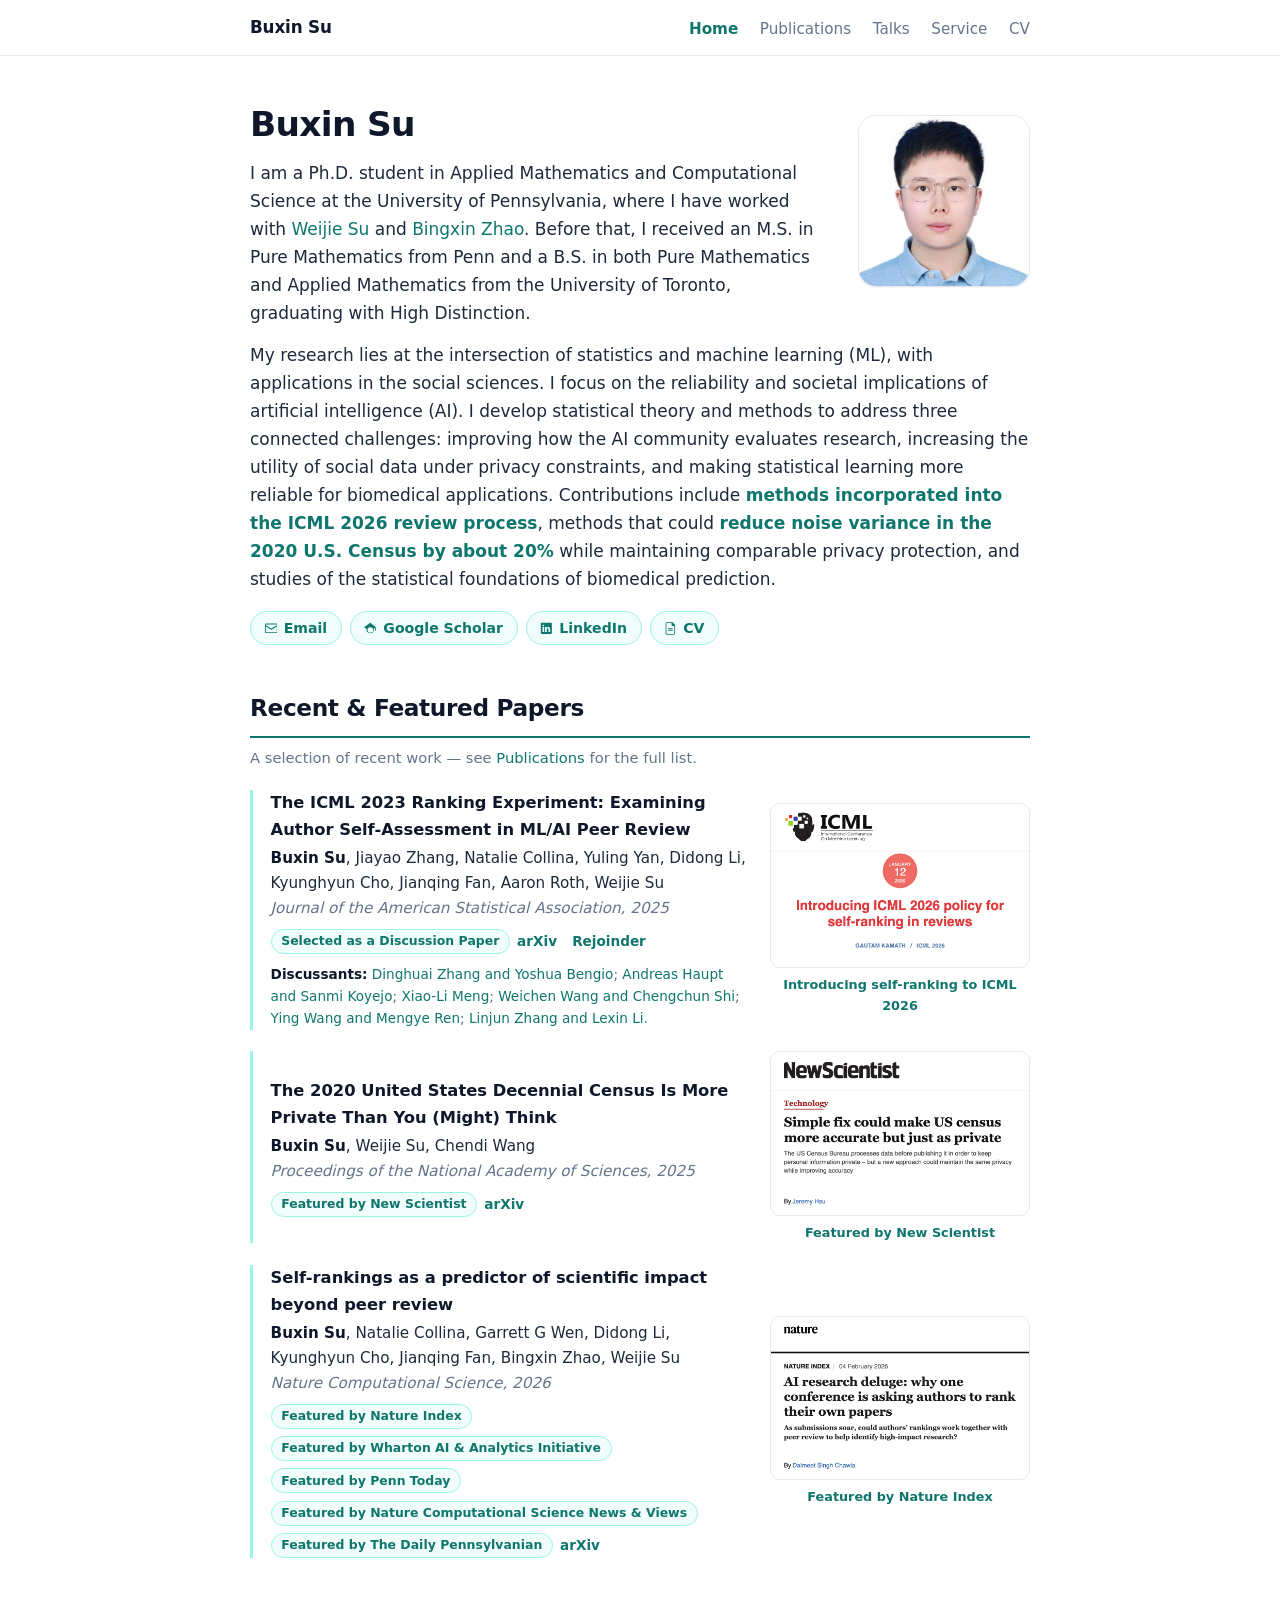
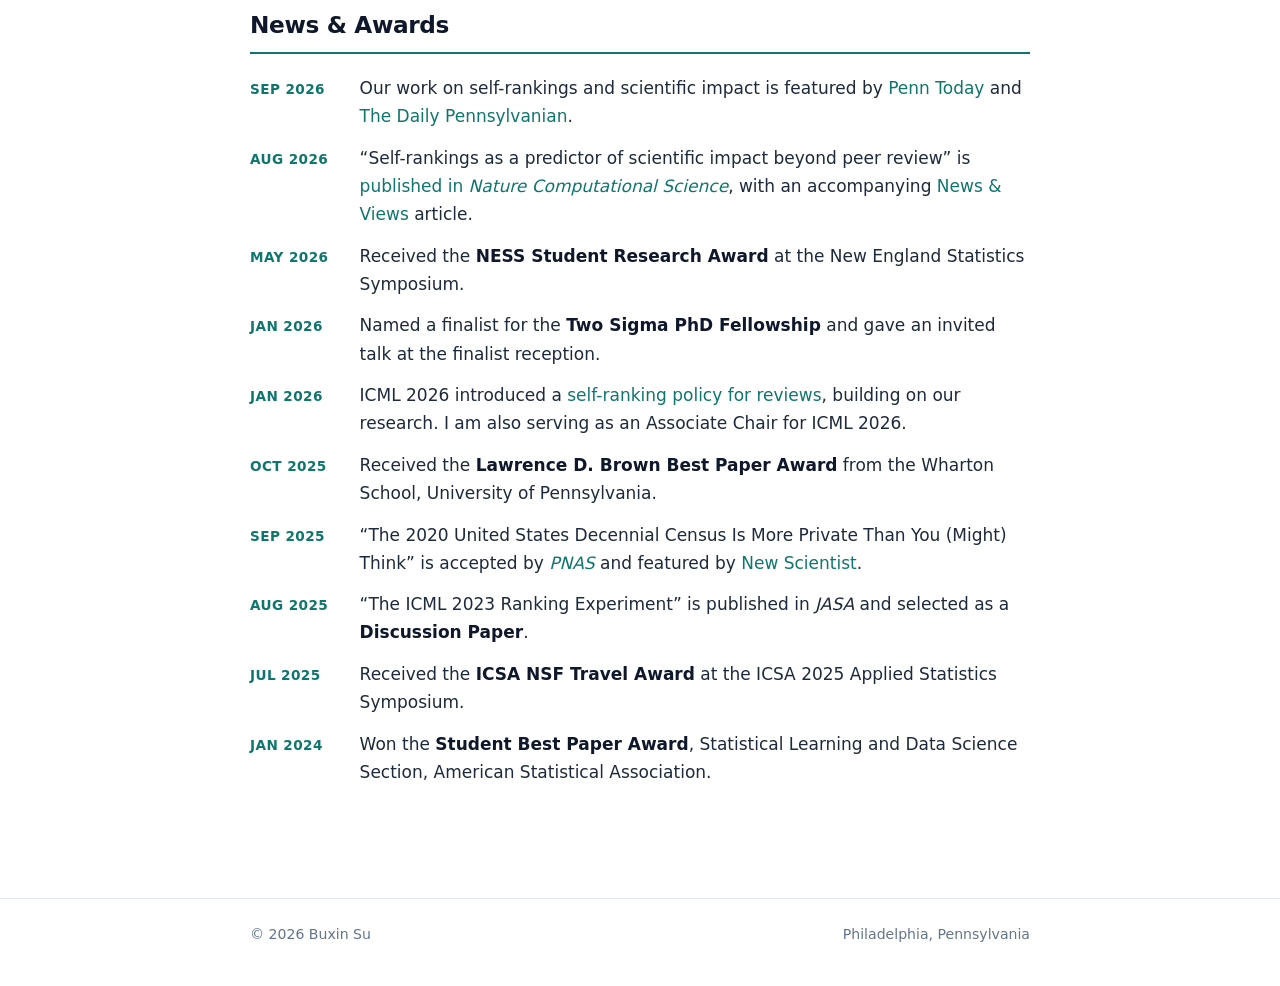
<file: index.html>
<!DOCTYPE html>
<html lang="en">
<head>
  <meta charset="utf-8">
  <meta name="viewport" content="width=device-width, initial-scale=1">
  <title>Buxin Su</title>
  <meta name="description" content="Buxin Su — Ph.D. student at the University of Pennsylvania. Statistics, machine learning, and the social sciences: AI research evaluation, privacy, and biomedical prediction.">
  <link rel="canonical" href="https://buxinsu.github.io/">
  <meta property="og:type" content="profile">
  <meta property="og:site_name" content="Buxin Su">
  <meta property="og:title" content="Buxin Su">
  <meta property="og:description" content="Ph.D. student at the University of Pennsylvania. Statistics, machine learning, and the social sciences: AI research evaluation, privacy, and biomedical prediction.">
  <meta property="og:url" content="https://buxinsu.github.io/">
  <meta property="og:image" content="https://buxinsu.github.io/assets/buxin-su.jpg">
  <meta name="twitter:card" content="summary">
  <script type="application/ld+json">
  {
    "@context": "https://schema.org",
    "@type": "Person",
    "name": "Buxin Su",
    "url": "https://buxinsu.github.io/",
    "image": "https://buxinsu.github.io/assets/buxin-su.jpg",
    "email": "mailto:subuxin@sas.upenn.edu",
    "jobTitle": "Ph.D. Student in Applied Mathematics and Computational Science",
    "description": "Ph.D. student in Applied Mathematics and Computational Science at the University of Pennsylvania, developing statistical theory and methods for AI research evaluation, social data under privacy constraints, and reliable biomedical prediction.",
    "affiliation": {
      "@type": "CollegeOrUniversity",
      "name": "University of Pennsylvania",
      "url": "https://www.upenn.edu/"
    },
    "alumniOf": [
      {
        "@type": "CollegeOrUniversity",
        "name": "University of Pennsylvania",
        "url": "https://www.upenn.edu/"
      },
      {
        "@type": "CollegeOrUniversity",
        "name": "University of Toronto",
        "url": "https://www.utoronto.ca/"
      }
    ],
    "knowsAbout": [
      "Differential privacy",
      "Trustworthy machine learning",
      "Peer review",
      "Statistics",
      "Applied mathematics"
    ],
    "sameAs": [
      "https://scholar.google.com/citations?user=IqQt3BwAAAAJ",
      "https://www.linkedin.com/in/buxin-su-1b2868304/",
      "https://github.com/BuxinSu"
    ]
  }
  </script>
  <!-- Google tag (gtag.js) -->
  <script async src="https://www.googletagmanager.com/gtag/js?id=G-94PM8R1F4N"></script>
  <script>
    window.dataLayer = window.dataLayer || [];
    function gtag(){dataLayer.push(arguments);}
    gtag('js', new Date());
    gtag('config', 'G-94PM8R1F4N');
  </script>
  <link rel="icon" type="image/svg+xml" href="assets/favicon.svg">
  <link rel="icon" type="image/png" sizes="32x32" href="assets/favicon-32.png">
  <link rel="apple-touch-icon" href="assets/apple-touch-icon.png">
  <link rel="stylesheet" href="assets/style.css">
</head>
<body>

<nav class="site-nav">
  <div class="container">
    <a class="brand" href="index.html">Buxin Su</a>
    <ul>
      <li><a class="active" href="index.html">Home</a></li>
      <li><a href="publications.html">Publications</a></li>
      <li><a href="talks.html">Talks</a></li>
      <li><a href="service.html">Service</a></li>
      <li><a href="assets/Buxin_Su_CV.pdf">CV</a></li>
    </ul>
  </div>
</nav>

<main class="container">

  <div class="hero">
    <div class="hero-text">
      <h1>Buxin Su</h1>
      <div class="bio">
        <p>
          I am a Ph.D. student in Applied Mathematics and Computational Science at the
          University of Pennsylvania, where I have worked with
          <a href="https://weijie-su.com/">Weijie Su</a> and <a href="https://www.bingxinzhao.com">Bingxin Zhao</a>.
          Before that, I received an M.S. in Pure Mathematics from Penn and a B.S. in
          both Pure Mathematics and Applied Mathematics from the University of Toronto,
          graduating with High Distinction.
        </p>
      </div>
    </div>
    <div class="hero-photo">
      <img src="assets/buxin-su.jpg" alt="Portrait of Buxin Su" width="172" height="172">
    </div>
  </div>

  <div class="bio bio-wide">
    <p>
      My research lies at the intersection of statistics and machine learning (ML),
      with applications in the social sciences. I focus on the reliability and societal
      implications of artificial intelligence (AI). I develop statistical theory and methods to address
      three connected challenges: improving how the AI community evaluates research,
      increasing the utility of social data under privacy constraints, and making
      statistical learning more reliable for biomedical applications.
      Contributions include <strong><a href="https://blog.icml.cc/2026/01/12/introducing-icml-2026-policy-for-self-ranking-in-reviews/">methods incorporated into the ICML 2026 review process</a></strong>,
      methods that could <strong><a href="https://www.newscientist.com/article/2454095-simple-fix-could-make-us-census-more-accurate-but-just-as-private/">reduce noise variance in the 2020 U.S. Census by about 20%</a></strong> while maintaining comparable privacy protection,
      and studies of the statistical foundations of biomedical prediction.
    </p>
    <div class="contact-links">
        <a href="mailto:subuxin@sas.upenn.edu">
          <svg viewBox="0 0 16 16" aria-hidden="true"><path d="M0 3.5A1.5 1.5 0 0 1 1.5 2h13A1.5 1.5 0 0 1 16 3.5v9a1.5 1.5 0 0 1-1.5 1.5h-13A1.5 1.5 0 0 1 0 12.5v-9Zm1.5-.5a.5.5 0 0 0-.5.5v.6l7 4.2 7-4.2v-.6a.5.5 0 0 0-.5-.5h-13ZM15 5.77l-6.74 4.05a.5.5 0 0 1-.52 0L1 5.77v6.73a.5.5 0 0 0 .5.5h13a.5.5 0 0 0 .5-.5V5.77Z"/></svg>
          Email
        </a>
        <a href="https://scholar.google.com/citations?user=IqQt3BwAAAAJ">
          <svg viewBox="0 0 16 16" aria-hidden="true"><path d="M8 1 0 6.5l3.3 2.27A4.5 4.5 0 1 0 12.5 10c0-.55-.1-1.08-.28-1.57L14 7.13V11h1V6.5L8 1Zm0 5.5c1.5 0 2.8.94 3.3 2.27A3.5 3.5 0 1 1 8 6.5Z"/></svg>
          Google Scholar
        </a>
        <a href="https://www.linkedin.com/in/buxin-su-1b2868304/">
          <svg viewBox="0 0 16 16" aria-hidden="true"><path d="M1 2.1C1 1.5 1.5 1 2.15 1h11.7C14.5 1 15 1.5 15 2.1v11.8c0 .6-.5 1.1-1.15 1.1H2.15C1.5 15 1 14.5 1 13.9V2.1ZM5.25 12.7V6.4H3.16v6.3h2.09ZM4.2 5.53c.73 0 1.18-.48 1.18-1.09-.01-.62-.45-1.09-1.17-1.09-.71 0-1.18.47-1.18 1.09 0 .61.45 1.09 1.15 1.09h.02Zm2.21 7.17h2.09V9.18c0-.19.01-.38.07-.51.15-.38.5-.77 1.07-.77.76 0 1.06.58 1.06 1.43v3.37h2.1V9.09c0-1.94-1.04-2.84-2.42-2.84-1.11 0-1.61.61-1.9 1.04h.02V6.4H6.41c.03.59 0 6.3 0 6.3Z"/></svg>
          LinkedIn
        </a>
        <a href="assets/Buxin_Su_CV.pdf">
          <svg viewBox="0 0 16 16" aria-hidden="true"><path d="M4 0a2 2 0 0 0-2 2v12a2 2 0 0 0 2 2h8a2 2 0 0 0 2-2V4.7a2 2 0 0 0-.59-1.42L11.13.59A2 2 0 0 0 9.7 0H4Zm5.5 1.5V4a1 1 0 0 0 1 1h2.5v9a1 1 0 0 1-1 1H4a1 1 0 0 1-1-1V2a1 1 0 0 1 1-1h5.5v.5ZM5 8h6v1H5V8Zm0 2.5h6v1H5v-1Z"/></svg>
          CV
        </a>
      </div>
  </div>

  <section id="featured-papers">
    <h2>Recent &amp; Featured Papers</h2>
    <p class="section-note">A selection of recent work — see <a href="publications.html">Publications</a> for the full list.</p>
    <ul class="pub-list">

      <li class="pub pub-featured">
        <div class="pub-main">
          <a class="title" href="https://www.tandfonline.com/doi/full/10.1080/01621459.2025.2510006">The ICML 2023 Ranking Experiment: Examining Author Self-Assessment in ML/AI Peer Review</a>
          <div class="authors"><span class="me">Buxin Su</span>, Jiayao Zhang, Natalie Collina, Yuling Yan, Didong Li, Kyunghyun Cho, Jianqing Fan, Aaron Roth, Weijie Su</div>
          <div class="venue">Journal of the American Statistical Association, 2025</div>
          <div class="meta">
            <span class="badge"><a href="https://www.tandfonline.com/doi/full/10.1080/01621459.2025.2510006">Selected as a Discussion Paper</a></span>
            <span class="pub-links"><a href="https://arxiv.org/abs/2408.13430">arXiv</a> <a href="https://www.tandfonline.com/doi/full/10.1080/01621459.2026.2672763">Rejoinder</a></span>
          </div>
          <div class="pub-discussion">
            <strong>Discussants:</strong>
            <a href="https://www.tandfonline.com/doi/full/10.1080/01621459.2025.2549338">Dinghuai Zhang and Yoshua Bengio</a>;
            <a href="https://www.tandfonline.com/doi/full/10.1080/01621459.2025.2588464">Andreas Haupt and Sanmi Koyejo</a>;
            <a href="https://www.tandfonline.com/doi/full/10.1080/01621459.2026.2657554">Xiao-Li Meng</a>;
            <a href="https://www.tandfonline.com/doi/full/10.1080/01621459.2025.2568056">Weichen Wang and Chengchun Shi</a>;
            <a href="https://www.tandfonline.com/doi/full/10.1080/01621459.2026.2638494">Ying Wang and Mengye Ren</a>;
            <a href="https://www.tandfonline.com/doi/full/10.1080/01621459.2025.2612634">Linjun Zhang and Lexin Li</a>.
          </div>
        </div>
        <figure class="pub-figure">
          <a href="https://blog.icml.cc/2026/01/12/introducing-icml-2026-policy-for-self-ranking-in-reviews/"><img src="assets/feature-icml.png" alt="ICML blog post: Introducing ICML 2026 policy for self-ranking in reviews" loading="lazy" width="1000" height="630"></a>
          <figcaption><a href="https://blog.icml.cc/2026/01/12/introducing-icml-2026-policy-for-self-ranking-in-reviews/">Introducing self-ranking to ICML 2026</a></figcaption>
        </figure>
      </li>

      <li class="pub pub-featured">
        <div class="pub-main">
          <a class="title" href="https://www.pnas.org/doi/10.1073/pnas.2500337122">The 2020 United States Decennial Census Is More Private Than You (Might) Think</a>
          <div class="authors"><span class="me">Buxin Su</span>, Weijie Su, Chendi Wang</div>
          <div class="venue">Proceedings of the National Academy of Sciences, 2025</div>
          <div class="meta">
            <span class="badge"><a href="https://www.newscientist.com/article/2454095-simple-fix-could-make-us-census-more-accurate-but-just-as-private/">Featured by New Scientist</a></span>
            <span class="pub-links"><a href="https://arxiv.org/abs/2410.09296">arXiv</a></span>
          </div>
        </div>
        <figure class="pub-figure">
          <a href="https://www.newscientist.com/article/2454095-simple-fix-could-make-us-census-more-accurate-but-just-as-private/"><img src="assets/feature-newscientist.png" alt="New Scientist article: Simple fix could make US census more accurate but just as private" loading="lazy" width="1000" height="630"></a>
          <figcaption><a href="https://www.newscientist.com/article/2454095-simple-fix-could-make-us-census-more-accurate-but-just-as-private/">Featured by New Scientist</a></figcaption>
        </figure>
      </li>

      <li class="pub pub-featured">
        <div class="pub-main">
          <a class="title" href="https://www.nature.com/articles/s43588-026-01039-0">Self-rankings as a predictor of scientific impact beyond peer review</a>
          <div class="authors"><span class="me">Buxin Su</span>, Natalie Collina, Garrett G Wen, Didong Li, Kyunghyun Cho, Jianqing Fan, Bingxin Zhao, Weijie Su</div>
          <div class="venue">Nature Computational Science, 2026</div>
          <div class="meta">
            <span class="badge"><a href="https://www.nature.com/articles/d41586-026-00059-0">Featured by Nature Index</a></span>
            <span class="badge"><a href="https://ai-analytics.wharton.upenn.edu/insights/why-authors-are-better-at-predicting-impact-than-peer-review/">Featured by Wharton AI &amp; Analytics Initiative</a></span>
            <span class="badge"><a href="https://penntoday.upenn.edu/news/wharton-ai-initiative-why-authors-are-better-predicting-impact-peer-review">Featured by Penn Today</a></span>
            <span class="badge"><a href="https://www.nature.com/articles/s43588-026-01046-1">Featured by Nature Computational Science News &amp; Views</a></span>
            <span class="badge"><a href="https://www.thedp.com/article/2026/09/penn-artificial-intelligence-peer-review-ranking-study-wharton">Featured by The Daily Pennsylvanian</a></span>
            <span class="pub-links"><a href="https://arxiv.org/abs/2510.02143">arXiv</a></span>
          </div>
        </div>
        <figure class="pub-figure">
          <a href="https://www.nature.com/articles/d41586-026-00059-0"><img src="assets/feature-nature.png" alt="Nature Index article: AI research deluge — why one conference is asking authors to rank their own papers" loading="lazy" width="1000" height="630"></a>
          <figcaption><a href="https://www.nature.com/articles/d41586-026-00059-0">Featured by Nature Index</a></figcaption>
        </figure>
      </li>

    </ul>
  </section>

  <section id="news">
    <h2>News &amp; Awards</h2>
    <ul class="news-list">
      <li>
        <span class="news-date">Sep 2026</span>
        <span class="news-body">Our work on self-rankings and scientific impact is featured by <a href="https://penntoday.upenn.edu/news/wharton-ai-initiative-why-authors-are-better-predicting-impact-peer-review">Penn Today</a> and <a href="https://www.thedp.com/article/2026/09/penn-artificial-intelligence-peer-review-ranking-study-wharton">The Daily Pennsylvanian</a>.</span>
      </li>
      <li>
        <span class="news-date">Aug 2026</span>
        <span class="news-body">&ldquo;Self-rankings as a predictor of scientific impact beyond peer review&rdquo; is <a href="https://www.nature.com/articles/s43588-026-01039-0">published in <em>Nature Computational Science</em></a>, with an accompanying <a href="https://www.nature.com/articles/s43588-026-01046-1">News &amp; Views</a> article.</span>
      </li>
      <li>
        <span class="news-date">May 2026</span>
        <span class="news-body">Received the <strong>NESS Student Research Award</strong> at the New England Statistics Symposium.</span>
      </li>
      <li>
        <span class="news-date">Jan 2026</span>
        <span class="news-body">Named a finalist for the <strong>Two Sigma PhD Fellowship</strong> and gave an invited talk at the finalist reception.</span>
      </li>
      <li>
        <span class="news-date">Jan 2026</span>
        <span class="news-body">ICML 2026 introduced a <a href="https://blog.icml.cc/2026/01/12/introducing-icml-2026-policy-for-self-ranking-in-reviews/">self-ranking policy for reviews</a>, building on our research. I am also serving as an Associate Chair for ICML 2026.</span>
      </li>
      <li>
        <span class="news-date">Oct 2025</span>
        <span class="news-body">Received the <strong>Lawrence D. Brown Best Paper Award</strong> from the Wharton School, University of Pennsylvania.</span>
      </li>
      <li>
        <span class="news-date">Sep 2025</span>
        <span class="news-body">&ldquo;The 2020 United States Decennial Census Is More Private Than You (Might) Think&rdquo; is accepted by <a href="https://www.pnas.org/doi/10.1073/pnas.2500337122"><em>PNAS</em></a> and featured by <a href="https://www.newscientist.com/article/2454095-simple-fix-could-make-us-census-more-accurate-but-just-as-private/">New Scientist</a>.</span>
      </li>
      <li>
        <span class="news-date">Aug 2025</span>
        <span class="news-body">&ldquo;The ICML 2023 Ranking Experiment&rdquo; is published in <em>JASA</em> and selected as a <strong>Discussion Paper</strong>.</span>
      </li>
      <li>
        <span class="news-date">Jul 2025</span>
        <span class="news-body">Received the <strong>ICSA NSF Travel Award</strong> at the ICSA 2025 Applied Statistics Symposium.</span>
      </li>
      <li>
        <span class="news-date">Jan 2024</span>
        <span class="news-body">Won the <strong>Student Best Paper Award</strong>, Statistical Learning and Data Science Section, American Statistical Association.</span>
      </li>
    </ul>
  </section>

</main>

<footer class="site-footer">
  <div class="container">
    <span>&copy; 2026 Buxin Su</span>
    <span>Philadelphia, Pennsylvania</span>
  </div>
</footer>

</body>
</html>
</file>
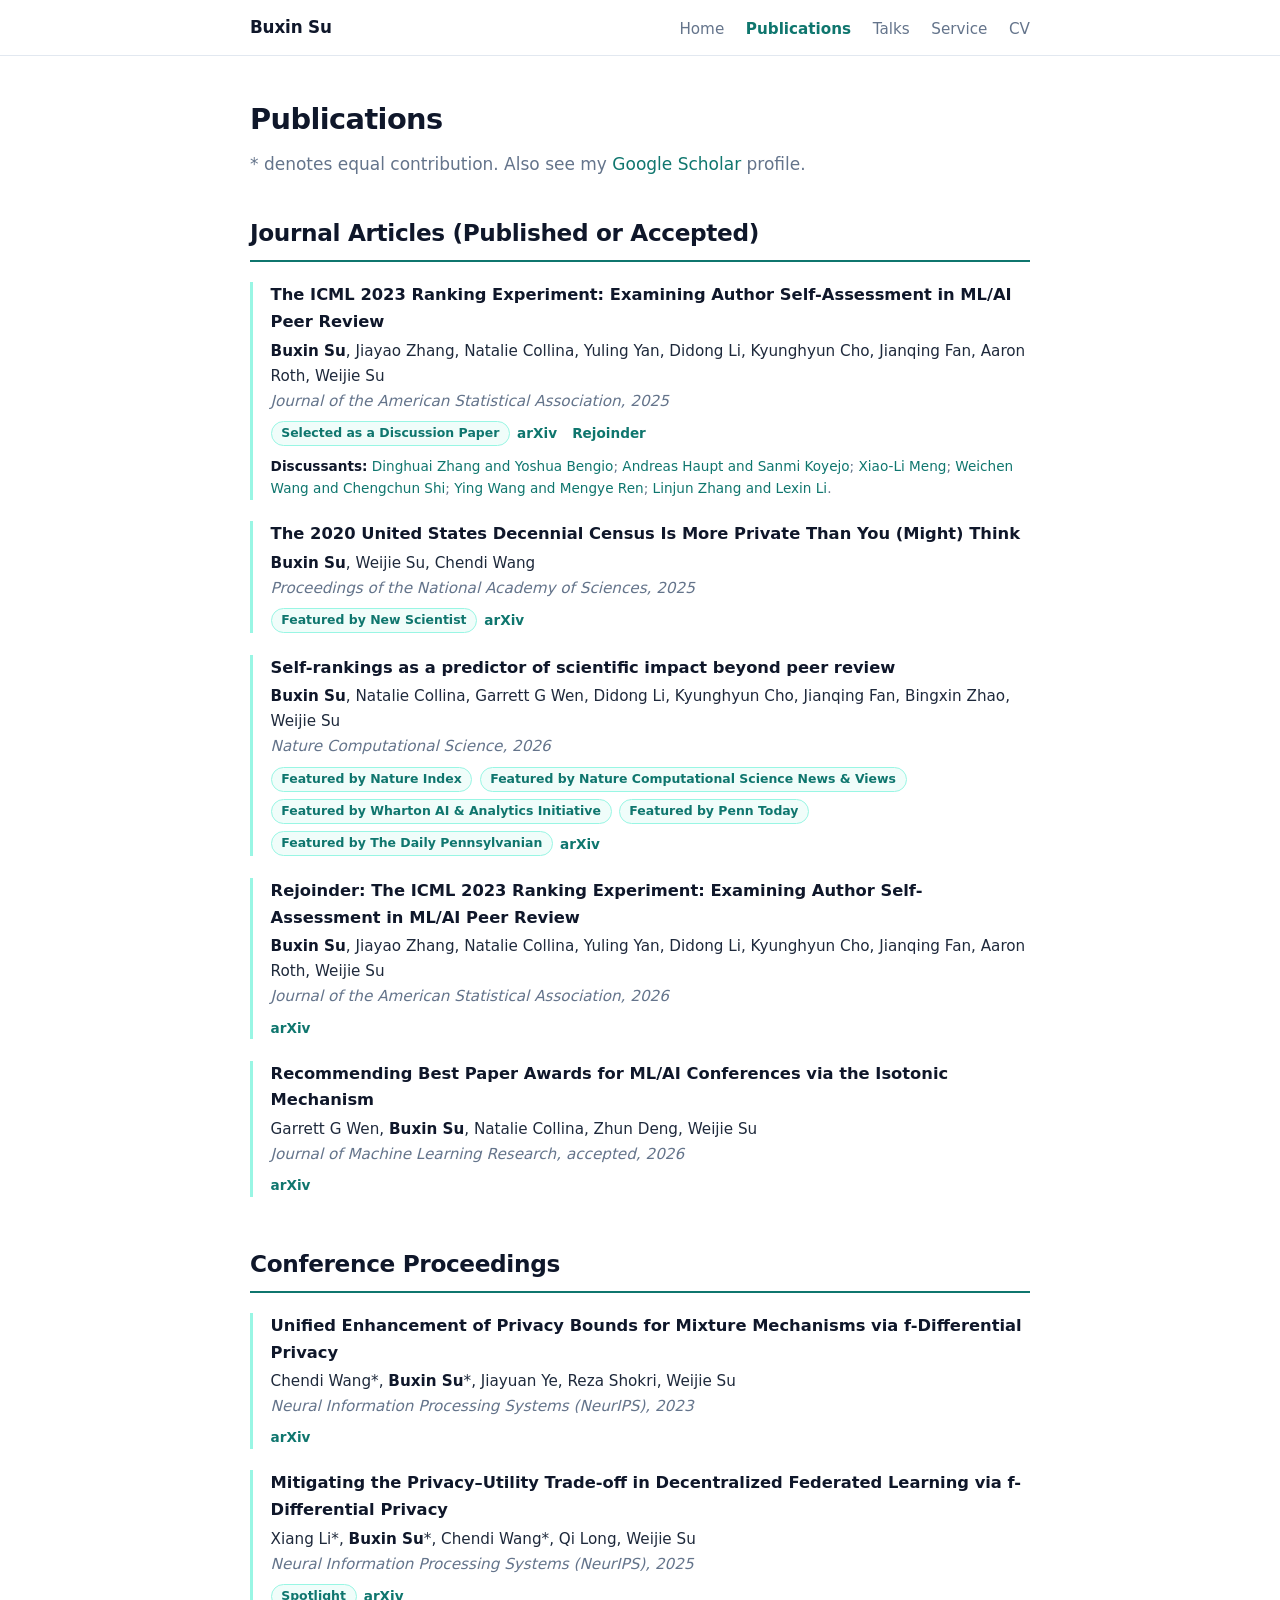
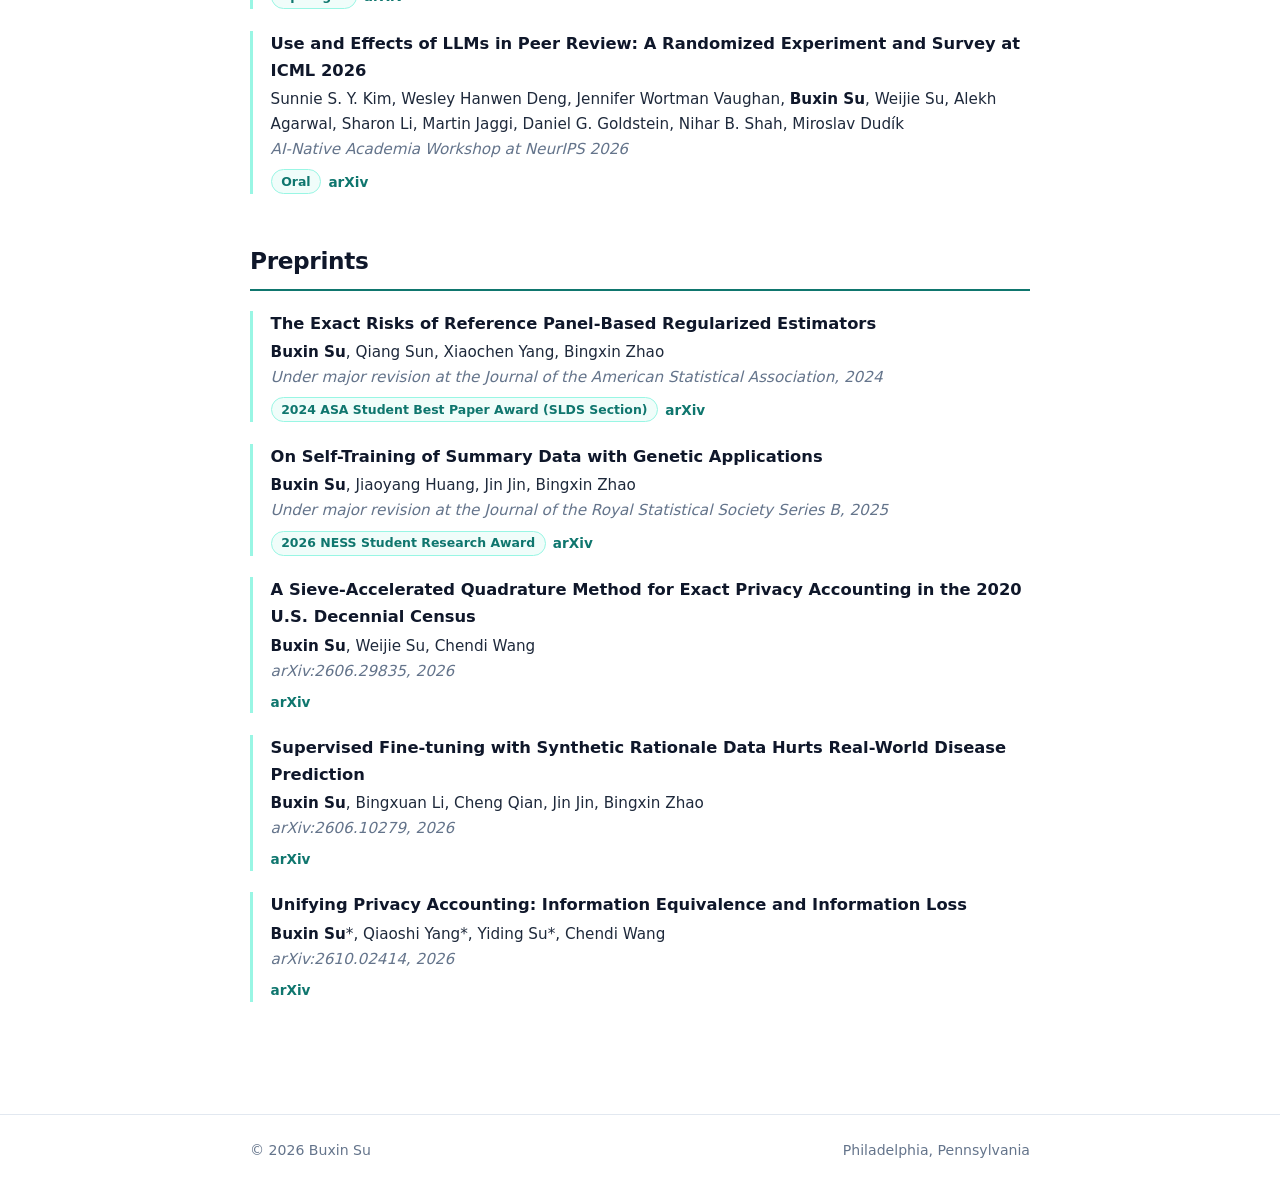
<file: publications.html>
<!DOCTYPE html>
<html lang="en">
<head>
  <meta charset="utf-8">
  <meta name="viewport" content="width=device-width, initial-scale=1">
  <title>Publications — Buxin Su</title>
  <meta name="description" content="Publications by Buxin Su: journal articles, conference proceedings, and preprints.">
  <link rel="canonical" href="https://buxinsu.github.io/publications.html">
  <meta property="og:type" content="website">
  <meta property="og:site_name" content="Buxin Su">
  <meta property="og:title" content="Publications — Buxin Su">
  <meta property="og:description" content="Publications by Buxin Su: journal articles, conference proceedings, and preprints.">
  <meta property="og:url" content="https://buxinsu.github.io/publications.html">
  <meta property="og:image" content="https://buxinsu.github.io/assets/buxin-su.jpg">
  <meta name="twitter:card" content="summary">
  <!-- Google tag (gtag.js) -->
  <script async src="https://www.googletagmanager.com/gtag/js?id=G-94PM8R1F4N"></script>
  <script>
    window.dataLayer = window.dataLayer || [];
    function gtag(){dataLayer.push(arguments);}
    gtag('js', new Date());
    gtag('config', 'G-94PM8R1F4N');
  </script>
  <link rel="icon" type="image/svg+xml" href="assets/favicon.svg">
  <link rel="icon" type="image/png" sizes="32x32" href="assets/favicon-32.png">
  <link rel="apple-touch-icon" href="assets/apple-touch-icon.png">
  <link rel="stylesheet" href="assets/style.css">
</head>
<body>

<nav class="site-nav">
  <div class="container">
    <a class="brand" href="index.html">Buxin Su</a>
    <ul>
      <li><a href="index.html">Home</a></li>
      <li><a class="active" href="publications.html">Publications</a></li>
      <li><a href="talks.html">Talks</a></li>
      <li><a href="service.html">Service</a></li>
      <li><a href="assets/Buxin_Su_CV.pdf">CV</a></li>
    </ul>
  </div>
</nav>

<main class="container">

  <div class="page-header">
    <h1>Publications</h1>
    <p>* denotes equal contribution. Also see my <a href="https://scholar.google.com/citations?user=IqQt3BwAAAAJ">Google Scholar</a> profile.</p>
  </div>

  <section>
    <h2>Journal Articles (Published or Accepted)</h2>
    <ul class="pub-list">

      <li class="pub">
        <a class="title" href="https://www.tandfonline.com/doi/full/10.1080/01621459.2025.2510006">The ICML 2023 Ranking Experiment: Examining Author Self-Assessment in ML/AI Peer Review</a>
        <div class="authors"><span class="me">Buxin Su</span>, Jiayao Zhang, Natalie Collina, Yuling Yan, Didong Li, Kyunghyun Cho, Jianqing Fan, Aaron Roth, Weijie Su</div>
        <div class="venue">Journal of the American Statistical Association, 2025</div>
        <div class="meta">
          <span class="badge"><a href="https://www.tandfonline.com/doi/full/10.1080/01621459.2025.2510006">Selected as a Discussion Paper</a></span>
          <span class="pub-links"><a href="https://arxiv.org/abs/2408.13430">arXiv</a> <a href="https://www.tandfonline.com/doi/full/10.1080/01621459.2026.2672763">Rejoinder</a></span>
        </div>
        <div class="pub-discussion">
          <strong>Discussants:</strong>
          <a href="https://www.tandfonline.com/doi/full/10.1080/01621459.2025.2549338">Dinghuai Zhang and Yoshua Bengio</a>;
          <a href="https://www.tandfonline.com/doi/full/10.1080/01621459.2025.2588464">Andreas Haupt and Sanmi Koyejo</a>;
          <a href="https://www.tandfonline.com/doi/full/10.1080/01621459.2026.2657554">Xiao-Li Meng</a>;
          <a href="https://www.tandfonline.com/doi/full/10.1080/01621459.2025.2568056">Weichen Wang and Chengchun Shi</a>;
          <a href="https://www.tandfonline.com/doi/full/10.1080/01621459.2026.2638494">Ying Wang and Mengye Ren</a>;
          <a href="https://www.tandfonline.com/doi/full/10.1080/01621459.2025.2612634">Linjun Zhang and Lexin Li</a>.
        </div>
      </li>

      <li class="pub">
        <a class="title" href="https://www.pnas.org/doi/10.1073/pnas.2500337122">The 2020 United States Decennial Census Is More Private Than You (Might) Think</a>
        <div class="authors"><span class="me">Buxin Su</span>, Weijie Su, Chendi Wang</div>
        <div class="venue">Proceedings of the National Academy of Sciences, 2025</div>
        <div class="meta">
          <span class="badge"><a href="https://www.newscientist.com/article/2454095-simple-fix-could-make-us-census-more-accurate-but-just-as-private/">Featured by New Scientist</a></span>
          <span class="pub-links"><a href="https://arxiv.org/abs/2410.09296">arXiv</a></span>
        </div>
      </li>

      <li class="pub">
        <a class="title" href="https://www.nature.com/articles/s43588-026-01039-0">Self-rankings as a predictor of scientific impact beyond peer review</a>
        <div class="authors"><span class="me">Buxin Su</span>, Natalie Collina, Garrett G Wen, Didong Li, Kyunghyun Cho, Jianqing Fan, Bingxin Zhao, Weijie Su</div>
        <div class="venue">Nature Computational Science, 2026</div>
        <div class="meta">
          <span class="badge"><a href="https://www.nature.com/articles/d41586-026-00059-0">Featured by Nature Index</a></span>
          <span class="badge"><a href="https://www.nature.com/articles/s43588-026-01046-1">Featured by Nature Computational Science News &amp; Views</a></span>
          <span class="badge"><a href="https://ai-analytics.wharton.upenn.edu/insights/why-authors-are-better-at-predicting-impact-than-peer-review/">Featured by Wharton AI &amp; Analytics Initiative</a></span>
          <span class="badge"><a href="https://penntoday.upenn.edu/news/wharton-ai-initiative-why-authors-are-better-predicting-impact-peer-review">Featured by Penn Today</a></span>
          <span class="badge"><a href="https://www.thedp.com/article/2026/09/penn-artificial-intelligence-peer-review-ranking-study-wharton">Featured by The Daily Pennsylvanian</a></span>
          <span class="pub-links"><a href="https://arxiv.org/abs/2510.02143">arXiv</a></span>
        </div>
      </li>

      <li class="pub">
        <a class="title" href="https://www.tandfonline.com/doi/full/10.1080/01621459.2026.2672763">Rejoinder: The ICML 2023 Ranking Experiment: Examining Author Self-Assessment in ML/AI Peer Review</a>
        <div class="authors"><span class="me">Buxin Su</span>, Jiayao Zhang, Natalie Collina, Yuling Yan, Didong Li, Kyunghyun Cho, Jianqing Fan, Aaron Roth, Weijie Su</div>
        <div class="venue">Journal of the American Statistical Association, 2026</div>
        <div class="meta">
          <span class="pub-links"><a href="https://arxiv.org/abs/2605.25172">arXiv</a></span>
        </div>
      </li>

      <li class="pub">
        <a class="title" href="https://arxiv.org/abs/2601.15249">Recommending Best Paper Awards for ML/AI Conferences via the Isotonic Mechanism</a>
        <div class="authors">Garrett G Wen, <span class="me">Buxin Su</span>, Natalie Collina, Zhun Deng, Weijie Su</div>
        <div class="venue">Journal of Machine Learning Research, accepted, 2026</div>
        <div class="meta">
          <span class="pub-links"><a href="https://arxiv.org/abs/2601.15249">arXiv</a></span>
        </div>
      </li>

    </ul>
  </section>

  <section>
    <h2>Conference Proceedings</h2>
    <ul class="pub-list">

      <li class="pub">
        <a class="title" href="https://arxiv.org/abs/2310.19973">Unified Enhancement of Privacy Bounds for Mixture Mechanisms via f-Differential Privacy</a>
        <div class="authors">Chendi Wang*, <span class="me">Buxin Su</span>*, Jiayuan Ye, Reza Shokri, Weijie Su</div>
        <div class="venue">Neural Information Processing Systems (NeurIPS), 2023</div>
        <div class="meta">
          <span class="pub-links"><a href="https://arxiv.org/abs/2310.19973">arXiv</a></span>
        </div>
      </li>

      <li class="pub">
        <a class="title" href="https://arxiv.org/abs/2510.19934">Mitigating the Privacy–Utility Trade-off in Decentralized Federated Learning via f-Differential Privacy</a>
        <div class="authors">Xiang Li*, <span class="me">Buxin Su</span>*, Chendi Wang*, Qi Long, Weijie Su</div>
        <div class="venue">Neural Information Processing Systems (NeurIPS), 2025</div>
        <div class="meta">
          <span class="badge">Spotlight</span>
          <span class="pub-links"><a href="https://arxiv.org/abs/2510.19934">arXiv</a></span>
        </div>
      </li>

      <li class="pub">
        <a class="title" href="https://arxiv.org/abs/2609.19420">Use and Effects of LLMs in Peer Review: A Randomized Experiment and Survey at ICML 2026</a>
        <div class="authors">Sunnie S. Y. Kim, Wesley Hanwen Deng, Jennifer Wortman Vaughan, <span class="me">Buxin Su</span>, Weijie Su, Alekh Agarwal, Sharon Li, Martin Jaggi, Daniel G. Goldstein, Nihar B. Shah, Miroslav Dudík</div>
        <div class="venue">AI-Native Academia Workshop at NeurIPS 2026</div>
        <div class="meta">
          <span class="badge">Oral</span>
          <span class="pub-links"><a href="https://arxiv.org/abs/2609.19420">arXiv</a></span>
        </div>
      </li>

    </ul>
  </section>

  <section>
    <h2>Preprints</h2>
    <ul class="pub-list">

      <li class="pub">
        <a class="title" href="https://arxiv.org/abs/2401.11359">The Exact Risks of Reference Panel-Based Regularized Estimators</a>
        <div class="authors"><span class="me">Buxin Su</span>, Qiang Sun, Xiaochen Yang, Bingxin Zhao</div>
        <div class="venue">Under major revision at the Journal of the American Statistical Association, 2024</div>
        <div class="meta">
          <span class="badge">2024 ASA Student Best Paper Award (SLDS Section)</span>
          <span class="pub-links"><a href="https://arxiv.org/abs/2401.11359">arXiv</a></span>
        </div>
      </li>

      <li class="pub">
        <a class="title" href="https://arxiv.org/abs/2503.12155">On Self-Training of Summary Data with Genetic Applications</a>
        <div class="authors"><span class="me">Buxin Su</span>, Jiaoyang Huang, Jin Jin, Bingxin Zhao</div>
        <div class="venue">Under major revision at the Journal of the Royal Statistical Society Series B, 2025</div>
        <div class="meta">
          <span class="badge">2026 NESS Student Research Award</span>
          <span class="pub-links"><a href="https://arxiv.org/abs/2503.12155">arXiv</a></span>
        </div>
      </li>

      <li class="pub">
        <a class="title" href="https://arxiv.org/abs/2606.29835">A Sieve-Accelerated Quadrature Method for Exact Privacy Accounting in the 2020 U.S. Decennial Census</a>
        <div class="authors"><span class="me">Buxin Su</span>, Weijie Su, Chendi Wang</div>
        <div class="venue">arXiv:2606.29835, 2026</div>
        <div class="meta">
          <span class="pub-links"><a href="https://arxiv.org/abs/2606.29835">arXiv</a></span>
        </div>
      </li>

      <li class="pub">
        <a class="title" href="https://arxiv.org/abs/2606.10279">Supervised Fine-tuning with Synthetic Rationale Data Hurts Real-World Disease Prediction</a>
        <div class="authors"><span class="me">Buxin Su</span>, Bingxuan Li, Cheng Qian, Jin Jin, Bingxin Zhao</div>
        <div class="venue">arXiv:2606.10279, 2026</div>
        <div class="meta">
          <span class="pub-links"><a href="https://arxiv.org/abs/2606.10279">arXiv</a></span>
        </div>
      </li>

      <li class="pub" id="unifying-privacy-accounting">
        <a class="title" href="https://arxiv.org/abs/2610.02414">Unifying Privacy Accounting: Information Equivalence and Information Loss</a>
        <div class="authors"><span class="me">Buxin Su</span>*, Qiaoshi Yang*, Yiding Su*, Chendi Wang</div>
        <div class="venue">arXiv:2610.02414, 2026</div>
        <div class="meta">
          <span class="pub-links"><a href="https://arxiv.org/abs/2610.02414">arXiv</a></span>
        </div>
      </li>

    </ul>
  </section>

</main>

<footer class="site-footer">
  <div class="container">
    <span>&copy; 2026 Buxin Su</span>
    <span>Philadelphia, Pennsylvania</span>
  </div>
</footer>

</body>
</html>
</file>
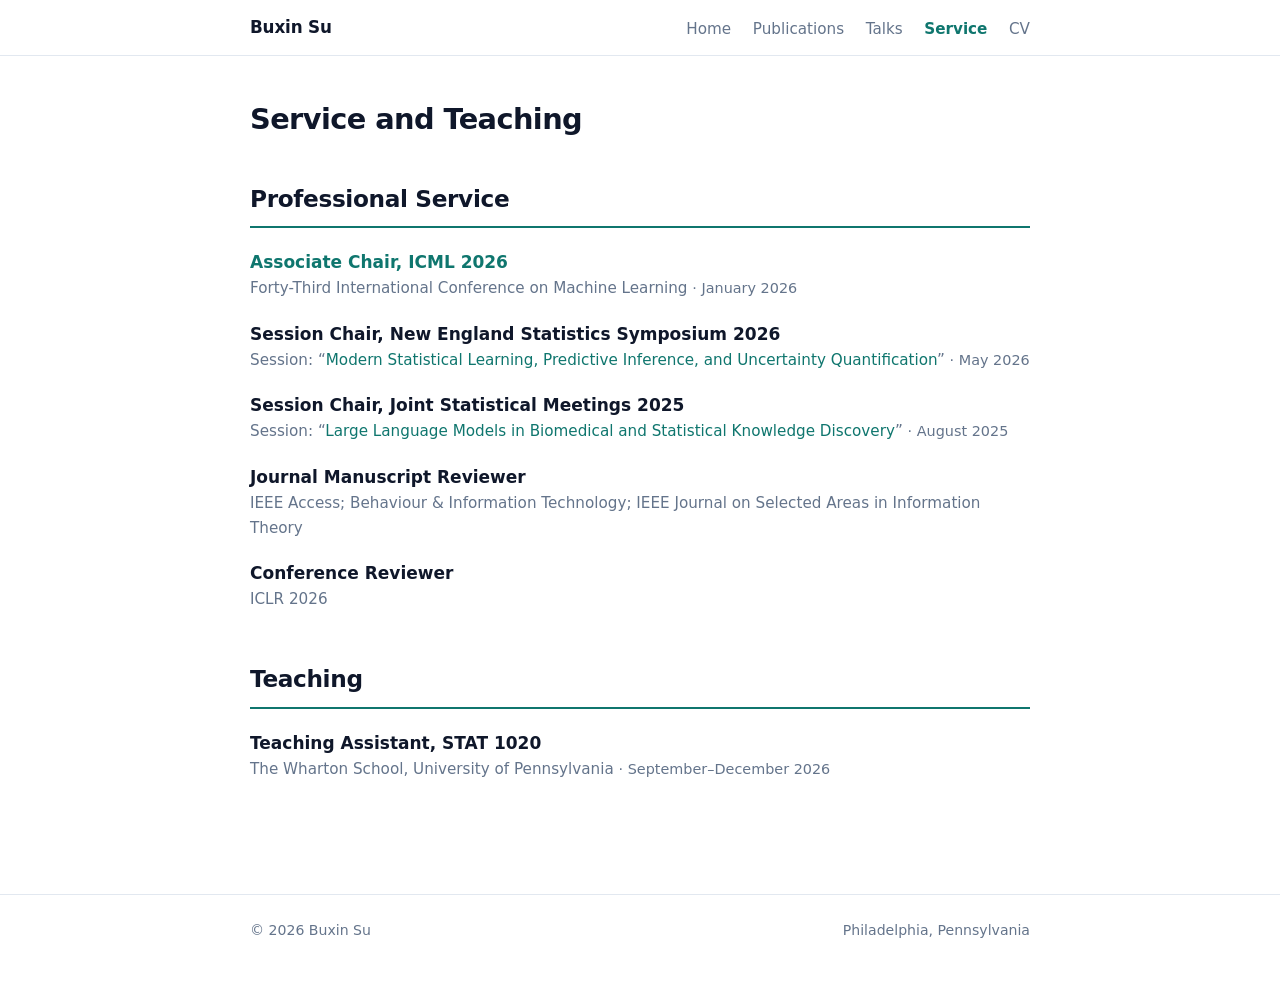
<file: service.html>
<!DOCTYPE html>
<html lang="en">
<head>
  <meta charset="utf-8">
  <meta name="viewport" content="width=device-width, initial-scale=1">
  <title>Service and Teaching — Buxin Su</title>
  <meta name="description" content="Professional service and teaching by Buxin Su.">
  <link rel="canonical" href="https://buxinsu.github.io/service.html">
  <meta property="og:type" content="website">
  <meta property="og:site_name" content="Buxin Su">
  <meta property="og:title" content="Service and Teaching — Buxin Su">
  <meta property="og:description" content="Professional service and teaching by Buxin Su.">
  <meta property="og:url" content="https://buxinsu.github.io/service.html">
  <meta property="og:image" content="https://buxinsu.github.io/assets/buxin-su.jpg">
  <meta name="twitter:card" content="summary">
  <!-- Google tag (gtag.js) -->
  <script async src="https://www.googletagmanager.com/gtag/js?id=G-94PM8R1F4N"></script>
  <script>
    window.dataLayer = window.dataLayer || [];
    function gtag(){dataLayer.push(arguments);}
    gtag('js', new Date());
    gtag('config', 'G-94PM8R1F4N');
  </script>
  <link rel="icon" type="image/svg+xml" href="assets/favicon.svg">
  <link rel="icon" type="image/png" sizes="32x32" href="assets/favicon-32.png">
  <link rel="apple-touch-icon" href="assets/apple-touch-icon.png">
  <link rel="stylesheet" href="assets/style.css">
</head>
<body>

<nav class="site-nav">
  <div class="container">
    <a class="brand" href="index.html">Buxin Su</a>
    <ul>
      <li><a href="index.html">Home</a></li>
      <li><a href="publications.html">Publications</a></li>
      <li><a href="talks.html">Talks</a></li>
      <li><a class="active" href="service.html">Service</a></li>
      <li><a href="assets/Buxin_Su_CV.pdf">CV</a></li>
    </ul>
  </div>
</nav>

<main class="container">

  <div class="page-header">
    <h1>Service and Teaching</h1>
  </div>

  <section>
    <h2>Professional Service</h2>
    <ul class="item-list">

      <li class="item">
        <div class="item-title"><a href="https://icml.cc/Conferences/2026/Committees">Associate Chair, ICML 2026</a></div>
        <div class="item-sub">Forty-Third International Conference on Machine Learning <span class="item-date">&middot; January 2026</span></div>
      </li>

      <li class="item">
        <div class="item-title">Session Chair, New England Statistics Symposium 2026</div>
        <div class="item-sub">Session: &ldquo;<a href="https://symposium.nestat.org/images/parallel_session.html">Modern Statistical Learning, Predictive Inference, and Uncertainty Quantification</a>&rdquo; <span class="item-date">&middot; May 2026</span></div>
      </li>

      <li class="item">
        <div class="item-title">Session Chair, Joint Statistical Meetings 2025</div>
        <div class="item-sub">Session: &ldquo;<a href="https://ww2.amstat.org/meetings/jsm/2025/onlineprogram/session.cfm?id=2549">Large Language Models in Biomedical and Statistical Knowledge Discovery</a>&rdquo; <span class="item-date">&middot; August 2025</span></div>
      </li>

      <li class="item">
        <div class="item-title">Journal Manuscript Reviewer</div>
        <div class="item-sub">IEEE Access; Behaviour &amp; Information Technology; IEEE Journal on Selected Areas in Information Theory</div>
      </li>

      <li class="item">
        <div class="item-title">Conference Reviewer</div>
        <div class="item-sub">ICLR 2026</div>
      </li>

    </ul>
  </section>

  <section>
    <h2>Teaching</h2>
    <ul class="item-list">
      <li class="item">
        <div class="item-title">Teaching Assistant, STAT 1020</div>
        <div class="item-sub">The Wharton School, University of Pennsylvania <span class="item-date">&middot; September&ndash;December 2026</span></div>
      </li>
    </ul>
  </section>

</main>

<footer class="site-footer">
  <div class="container">
    <span>&copy; 2026 Buxin Su</span>
    <span>Philadelphia, Pennsylvania</span>
  </div>
</footer>

</body>
</html>
</file>
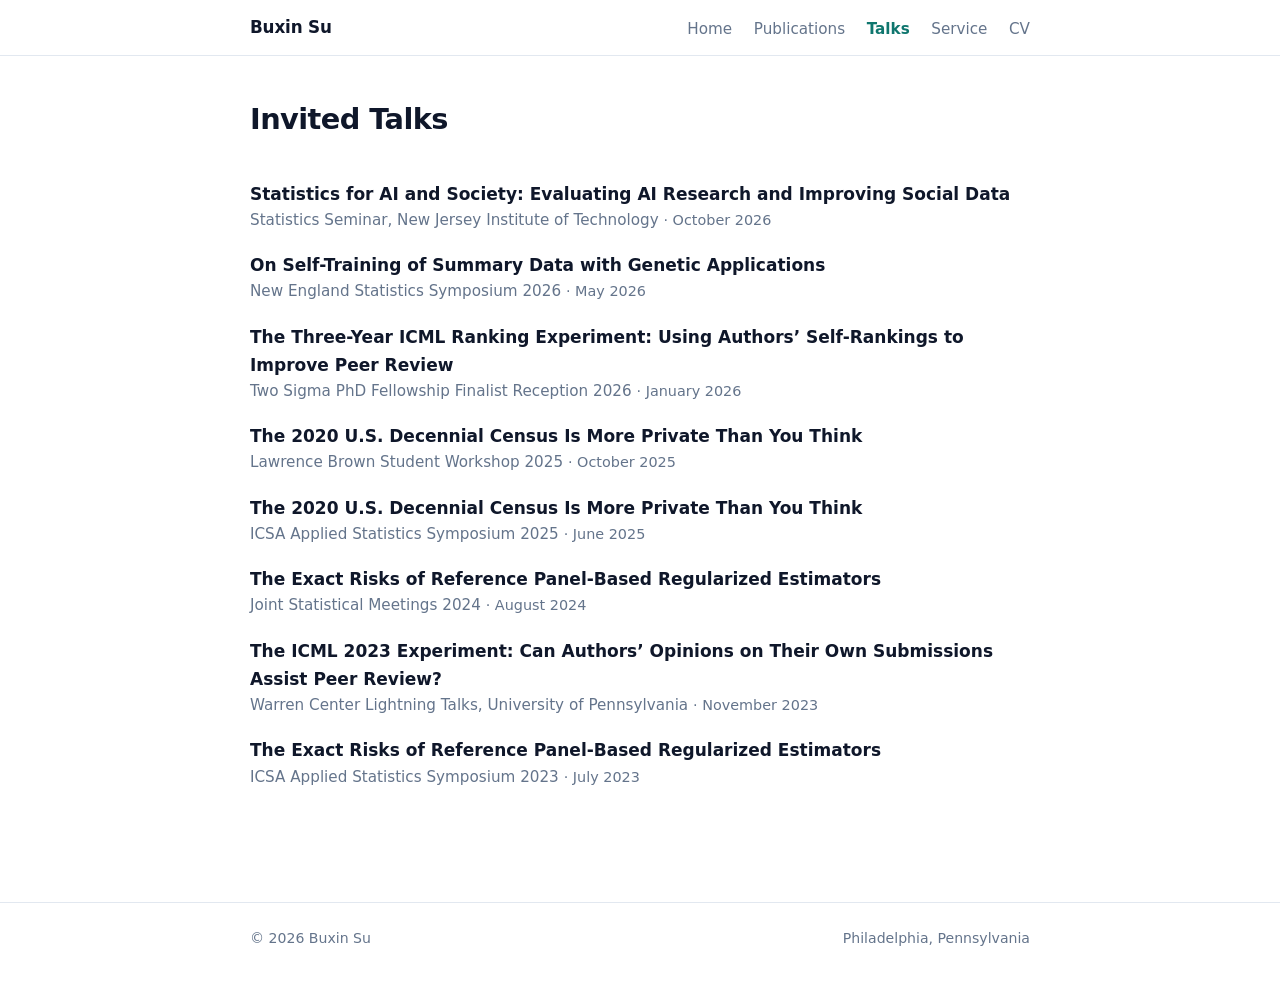
<file: talks.html>
<!DOCTYPE html>
<html lang="en">
<head>
  <meta charset="utf-8">
  <meta name="viewport" content="width=device-width, initial-scale=1">
  <title>Talks — Buxin Su</title>
  <meta name="description" content="Invited talks by Buxin Su.">
  <link rel="canonical" href="https://buxinsu.github.io/talks.html">
  <meta property="og:type" content="website">
  <meta property="og:site_name" content="Buxin Su">
  <meta property="og:title" content="Talks — Buxin Su">
  <meta property="og:description" content="Invited talks by Buxin Su.">
  <meta property="og:url" content="https://buxinsu.github.io/talks.html">
  <meta property="og:image" content="https://buxinsu.github.io/assets/buxin-su.jpg">
  <meta name="twitter:card" content="summary">
  <!-- Google tag (gtag.js) -->
  <script async src="https://www.googletagmanager.com/gtag/js?id=G-94PM8R1F4N"></script>
  <script>
    window.dataLayer = window.dataLayer || [];
    function gtag(){dataLayer.push(arguments);}
    gtag('js', new Date());
    gtag('config', 'G-94PM8R1F4N');
  </script>
  <link rel="icon" type="image/svg+xml" href="assets/favicon.svg">
  <link rel="icon" type="image/png" sizes="32x32" href="assets/favicon-32.png">
  <link rel="apple-touch-icon" href="assets/apple-touch-icon.png">
  <link rel="stylesheet" href="assets/style.css">
</head>
<body>

<nav class="site-nav">
  <div class="container">
    <a class="brand" href="index.html">Buxin Su</a>
    <ul>
      <li><a href="index.html">Home</a></li>
      <li><a href="publications.html">Publications</a></li>
      <li><a class="active" href="talks.html">Talks</a></li>
      <li><a href="service.html">Service</a></li>
      <li><a href="assets/Buxin_Su_CV.pdf">CV</a></li>
    </ul>
  </div>
</nav>

<main class="container">

  <div class="page-header">
    <h1>Invited Talks</h1>
  </div>

  <section>
    <ul class="item-list">

      <li class="item">
        <div class="item-title">Statistics for AI and Society: Evaluating AI Research and Improving Social Data</div>
        <div class="item-sub">Statistics Seminar, New Jersey Institute of Technology <span class="item-date">&middot; October 2026</span></div>
      </li>

      <li class="item">
        <div class="item-title">On Self-Training of Summary Data with Genetic Applications</div>
        <div class="item-sub">New England Statistics Symposium 2026 <span class="item-date">&middot; May 2026</span></div>
      </li>

      <li class="item">
        <div class="item-title">The Three-Year ICML Ranking Experiment: Using Authors&rsquo; Self-Rankings to Improve Peer Review</div>
        <div class="item-sub">Two Sigma PhD Fellowship Finalist Reception 2026 <span class="item-date">&middot; January 2026</span></div>
      </li>

      <li class="item">
        <div class="item-title">The 2020 U.S. Decennial Census Is More Private Than You Think</div>
        <div class="item-sub">Lawrence Brown Student Workshop 2025 <span class="item-date">&middot; October 2025</span></div>
      </li>

      <li class="item">
        <div class="item-title">The 2020 U.S. Decennial Census Is More Private Than You Think</div>
        <div class="item-sub">ICSA Applied Statistics Symposium 2025 <span class="item-date">&middot; June 2025</span></div>
      </li>

      <li class="item">
        <div class="item-title">The Exact Risks of Reference Panel-Based Regularized Estimators</div>
        <div class="item-sub">Joint Statistical Meetings 2024 <span class="item-date">&middot; August 2024</span></div>
      </li>

      <li class="item">
        <div class="item-title">The ICML 2023 Experiment: Can Authors&rsquo; Opinions on Their Own Submissions Assist Peer Review?</div>
        <div class="item-sub">Warren Center Lightning Talks, University of Pennsylvania <span class="item-date">&middot; November 2023</span></div>
      </li>

      <li class="item">
        <div class="item-title">The Exact Risks of Reference Panel-Based Regularized Estimators</div>
        <div class="item-sub">ICSA Applied Statistics Symposium 2023 <span class="item-date">&middot; July 2023</span></div>
      </li>

    </ul>
  </section>

</main>

<footer class="site-footer">
  <div class="container">
    <span>&copy; 2026 Buxin Su</span>
    <span>Philadelphia, Pennsylvania</span>
  </div>
</footer>

</body>
</html>
</file>
<file: assets/style.css>
/* ==========================================================================
   Buxin Su — personal academic website
   Modern minimal style, deep-teal accent, system fonts, light/dark aware.
   ========================================================================== */

:root {
  --bg: #ffffff;
  --bg-soft: #f8fafc;
  --text: #1e293b;
  --text-strong: #0f172a;
  --muted: #64748b;
  --accent: #0f766e;
  --accent-strong: #115e59;
  --accent-soft: #f0fdfa;
  --accent-border: #99f6e4;
  --border: #e2e8f0;
  --shadow: 0 1px 2px rgba(15, 23, 42, 0.05);
}

@media (prefers-color-scheme: dark) {
  :root {
    --bg: #0f172a;
    --bg-soft: #1e293b;
    --text: #cbd5e1;
    --text-strong: #f1f5f9;
    --muted: #94a3b8;
    --accent: #2dd4bf;
    --accent-strong: #5eead4;
    --accent-soft: rgba(45, 212, 191, 0.08);
    --accent-border: rgba(45, 212, 191, 0.25);
    --border: #334155;
    --shadow: none;
  }
}

* {
  margin: 0;
  padding: 0;
  box-sizing: border-box;
}

html {
  scroll-behavior: smooth;
}

body {
  font-family: ui-sans-serif, system-ui, -apple-system, "Segoe UI", Roboto,
    "Helvetica Neue", Arial, sans-serif;
  font-size: 1.0625rem;
  line-height: 1.65;
  color: var(--text);
  background: var(--bg);
  -webkit-font-smoothing: antialiased;
}

a {
  color: var(--accent);
  text-decoration: none;
}

a:hover {
  color: var(--accent-strong);
  text-decoration: underline;
  text-underline-offset: 3px;
}

strong {
  color: var(--text-strong);
}

/* ---------- Layout ---------- */

.container {
  max-width: 820px;
  margin: 0 auto;
  padding: 0 1.25rem;
}

main.container {
  padding-top: 2.5rem;
  padding-bottom: 4rem;
}

/* ---------- Top navigation ---------- */

.site-nav {
  border-bottom: 1px solid var(--border);
  background: var(--bg);
  position: sticky;
  top: 0;
  z-index: 10;
}

.site-nav .container {
  display: flex;
  align-items: center;
  justify-content: space-between;
  flex-wrap: wrap;
  gap: 0.25rem 1rem;
  padding-top: 0.85rem;
  padding-bottom: 0.85rem;
}

.site-nav .brand {
  font-weight: 700;
  font-size: 1.05rem;
  color: var(--text-strong);
  letter-spacing: -0.01em;
}

.site-nav .brand:hover {
  text-decoration: none;
  color: var(--accent);
}

.site-nav ul {
  display: flex;
  flex-wrap: wrap;
  gap: 0.25rem 1.35rem;
  list-style: none;
}

.site-nav ul a {
  color: var(--muted);
  font-size: 0.95rem;
  font-weight: 500;
}

.site-nav ul a:hover {
  color: var(--accent);
  text-decoration: none;
}

.site-nav ul a.active {
  color: var(--accent);
  font-weight: 600;
}

/* ---------- Hero (home page header) ---------- */

.hero {
  display: flex;
  align-items: flex-start;
  gap: 2.25rem;
  margin-bottom: 0.85rem;
}

.hero-text {
  flex: 1;
}

.hero h1 {
  font-size: 2.15rem;
  font-weight: 750;
  letter-spacing: -0.02em;
  color: var(--text-strong);
  margin-bottom: 0.35rem;
}

.hero .tagline {
  color: var(--muted);
  font-size: 1.02rem;
  margin-bottom: 1.1rem;
}

.hero .tagline a {
  color: var(--muted);
  text-decoration: underline;
  text-decoration-color: var(--border);
  text-underline-offset: 3px;
}

.hero .tagline a:hover {
  color: var(--accent);
  text-decoration-color: var(--accent);
}

.hero-photo {
  margin-top: 1.2rem; /* ~5mm downward shift */
}

.hero-photo img {
  width: 172px;
  height: 172px;
  object-fit: cover;
  object-position: 50% 35%;
  border-radius: 18px;
  border: 1px solid var(--border);
  box-shadow: var(--shadow);
  display: block;
}

.contact-links {
  display: flex;
  flex-wrap: wrap;
  gap: 0.5rem;
  margin-top: 1.15rem;
}

.contact-links a {
  display: inline-flex;
  align-items: center;
  gap: 0.4rem;
  font-size: 0.88rem;
  font-weight: 550;
  color: var(--accent);
  background: var(--accent-soft);
  border: 1px solid var(--accent-border);
  border-radius: 999px;
  padding: 0.28rem 0.85rem;
}

.contact-links a:hover {
  text-decoration: none;
  border-color: var(--accent);
}

.contact-links svg {
  width: 0.9em;
  height: 0.9em;
  fill: currentColor;
  flex-shrink: 0;
}

/* ---------- Sections ---------- */

section {
  margin-bottom: 3rem;
}

h2 {
  font-size: 1.45rem;
  font-weight: 700;
  letter-spacing: -0.015em;
  color: var(--text-strong);
  margin-bottom: 1.25rem;
  padding-bottom: 0.5rem;
  border-bottom: 2px solid var(--accent);
  display: block;
}

h3 {
  font-size: 1.08rem;
  font-weight: 650;
  color: var(--text-strong);
  margin: 1.75rem 0 0.9rem;
}

.section-note {
  color: var(--muted);
  font-size: 0.92rem;
  margin: -0.75rem 0 1.25rem;
}

.bio p + p {
  margin-top: 0.85rem;
}

.bio-wide {
  margin-bottom: 2.75rem;
}

/* ---------- Publication entries ---------- */

.pub-list {
  list-style: none;
  display: flex;
  flex-direction: column;
  gap: 1.35rem;
}

.pub {
  padding-left: 1.1rem;
  border-left: 3px solid var(--accent-border);
}

.pub:hover {
  border-left-color: var(--accent);
}

.pub .title {
  font-weight: 650;
  font-size: 1.02rem;
  color: var(--text-strong);
  display: block;
  margin-bottom: 0.15rem;
}

a.title:hover {
  color: var(--accent);
}

.pub .authors {
  font-size: 0.95rem;
  color: var(--text);
}

.pub .authors .me {
  font-weight: 650;
  color: var(--text-strong);
}

.pub .venue {
  font-size: 0.95rem;
  font-style: italic;
  color: var(--muted);
}

.pub .meta {
  display: flex;
  flex-wrap: wrap;
  align-items: center;
  gap: 0.45rem;
  margin-top: 0.45rem;
}

.badge {
  display: inline-block;
  font-size: 0.78rem;
  font-weight: 600;
  font-style: normal;
  color: var(--accent);
  background: var(--accent-soft);
  border: 1px solid var(--accent-border);
  border-radius: 999px;
  padding: 0.08rem 0.6rem;
}

.badge a {
  color: inherit;
}

.pub-links {
  font-size: 0.85rem;
  font-weight: 550;
}

.pub-links a + a {
  margin-left: 0.65rem;
}

.pub-discussion {
  margin-top: 0.55rem;
  font-size: 0.85rem;
  color: var(--muted);
}

/* Featured papers with press-clipping figure */

.pub-featured {
  display: flex;
  align-items: center;
  gap: 1.5rem;
}

.pub-main {
  flex: 1;
  min-width: 0;
}

.pub-figure {
  flex: 0 0 260px;
  margin: 0;
}

.pub-figure img {
  width: 100%;
  height: auto;
  display: block;
  background: #ffffff;
  border: 1px solid var(--border);
  border-radius: 10px;
}

.pub-figure a:first-child:hover img {
  border-color: var(--accent);
}

.pub-figure figcaption {
  margin-top: 0.4rem;
  font-size: 0.8rem;
  font-weight: 550;
  text-align: center;
}

/* ---------- News & awards feed ---------- */

.news-list {
  list-style: none;
  display: flex;
  flex-direction: column;
  gap: 0.85rem;
}

.news-list li {
  display: flex;
  gap: 1.25rem;
  align-items: baseline;
}

.news-date {
  flex: 0 0 5.6rem;
  font-size: 0.85rem;
  font-weight: 650;
  color: var(--accent);
  text-transform: uppercase;
  letter-spacing: 0.03em;
}

.news-body {
  flex: 1;
}

/* ---------- Simple item lists (talks, service, education) ---------- */

.item-list {
  list-style: none;
  display: flex;
  flex-direction: column;
  gap: 1.15rem;
}

.item .item-title {
  font-weight: 650;
  color: var(--text-strong);
}

.item .item-sub {
  color: var(--muted);
  font-size: 0.95rem;
}

.item .item-date {
  color: var(--muted);
  font-size: 0.9rem;
}

/* ---------- Footer ---------- */

.site-footer {
  border-top: 1px solid var(--border);
  padding: 1.5rem 0 2.5rem;
  color: var(--muted);
  font-size: 0.88rem;
}

.site-footer .container {
  display: flex;
  justify-content: space-between;
  flex-wrap: wrap;
  gap: 0.5rem;
}

/* ---------- Page header (inner pages) ---------- */

.page-header {
  margin-bottom: 2.25rem;
}

.page-header h1 {
  font-size: 1.8rem;
  font-weight: 750;
  letter-spacing: -0.02em;
  color: var(--text-strong);
  margin-bottom: 0.4rem;
}

.page-header p {
  color: var(--muted);
}

/* ---------- Responsive ---------- */

@media (max-width: 640px) {
  body {
    font-size: 1rem;
  }

  .hero {
    flex-direction: column-reverse;
    gap: 1.5rem;
  }

  .hero-photo {
    margin-top: 0;
  }

  .hero-photo img {
    width: 140px;
    height: 140px;
  }

  .hero h1 {
    font-size: 1.8rem;
  }

  .pub-featured {
    flex-direction: column;
    align-items: flex-start;
  }

  .pub-figure {
    flex-basis: auto;
    width: 260px;
    max-width: 100%;
  }

  .news-list li {
    flex-direction: column;
    gap: 0.1rem;
  }

  .news-date {
    flex-basis: auto;
  }
}
</file>
